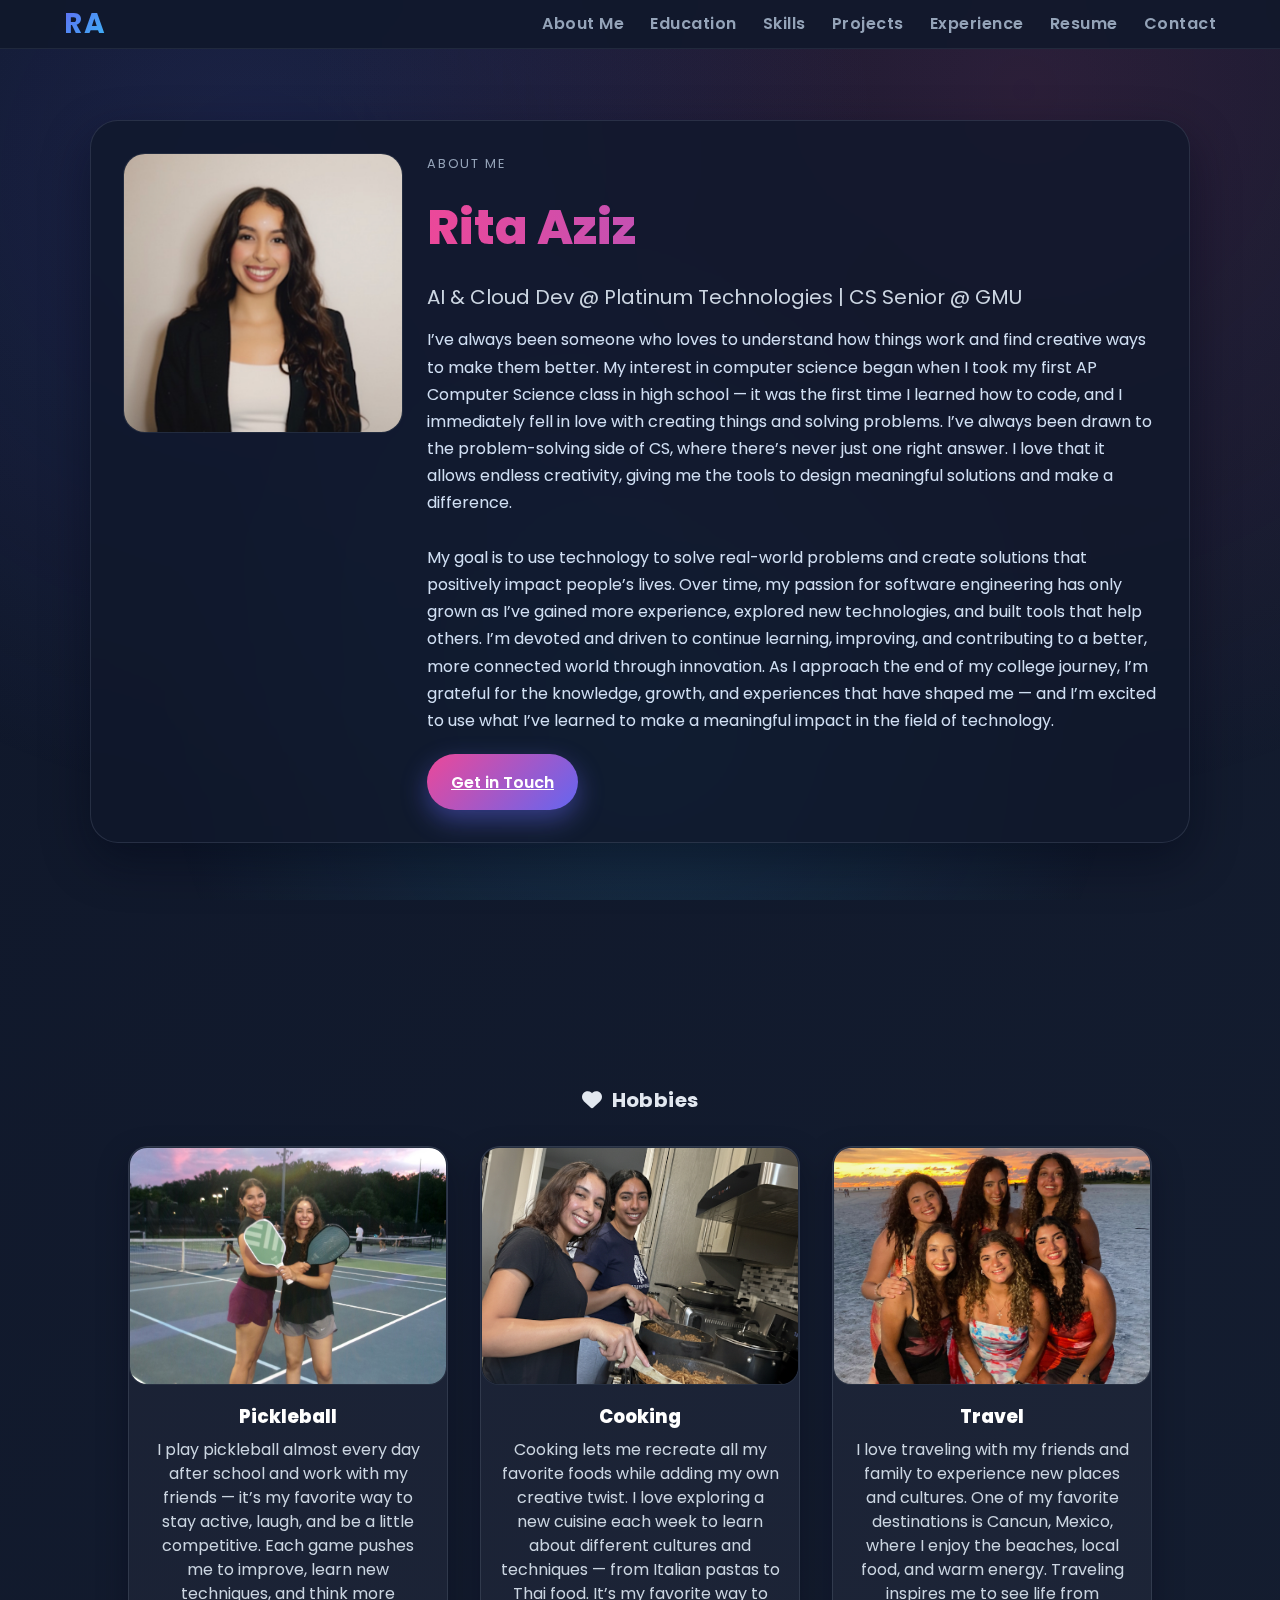
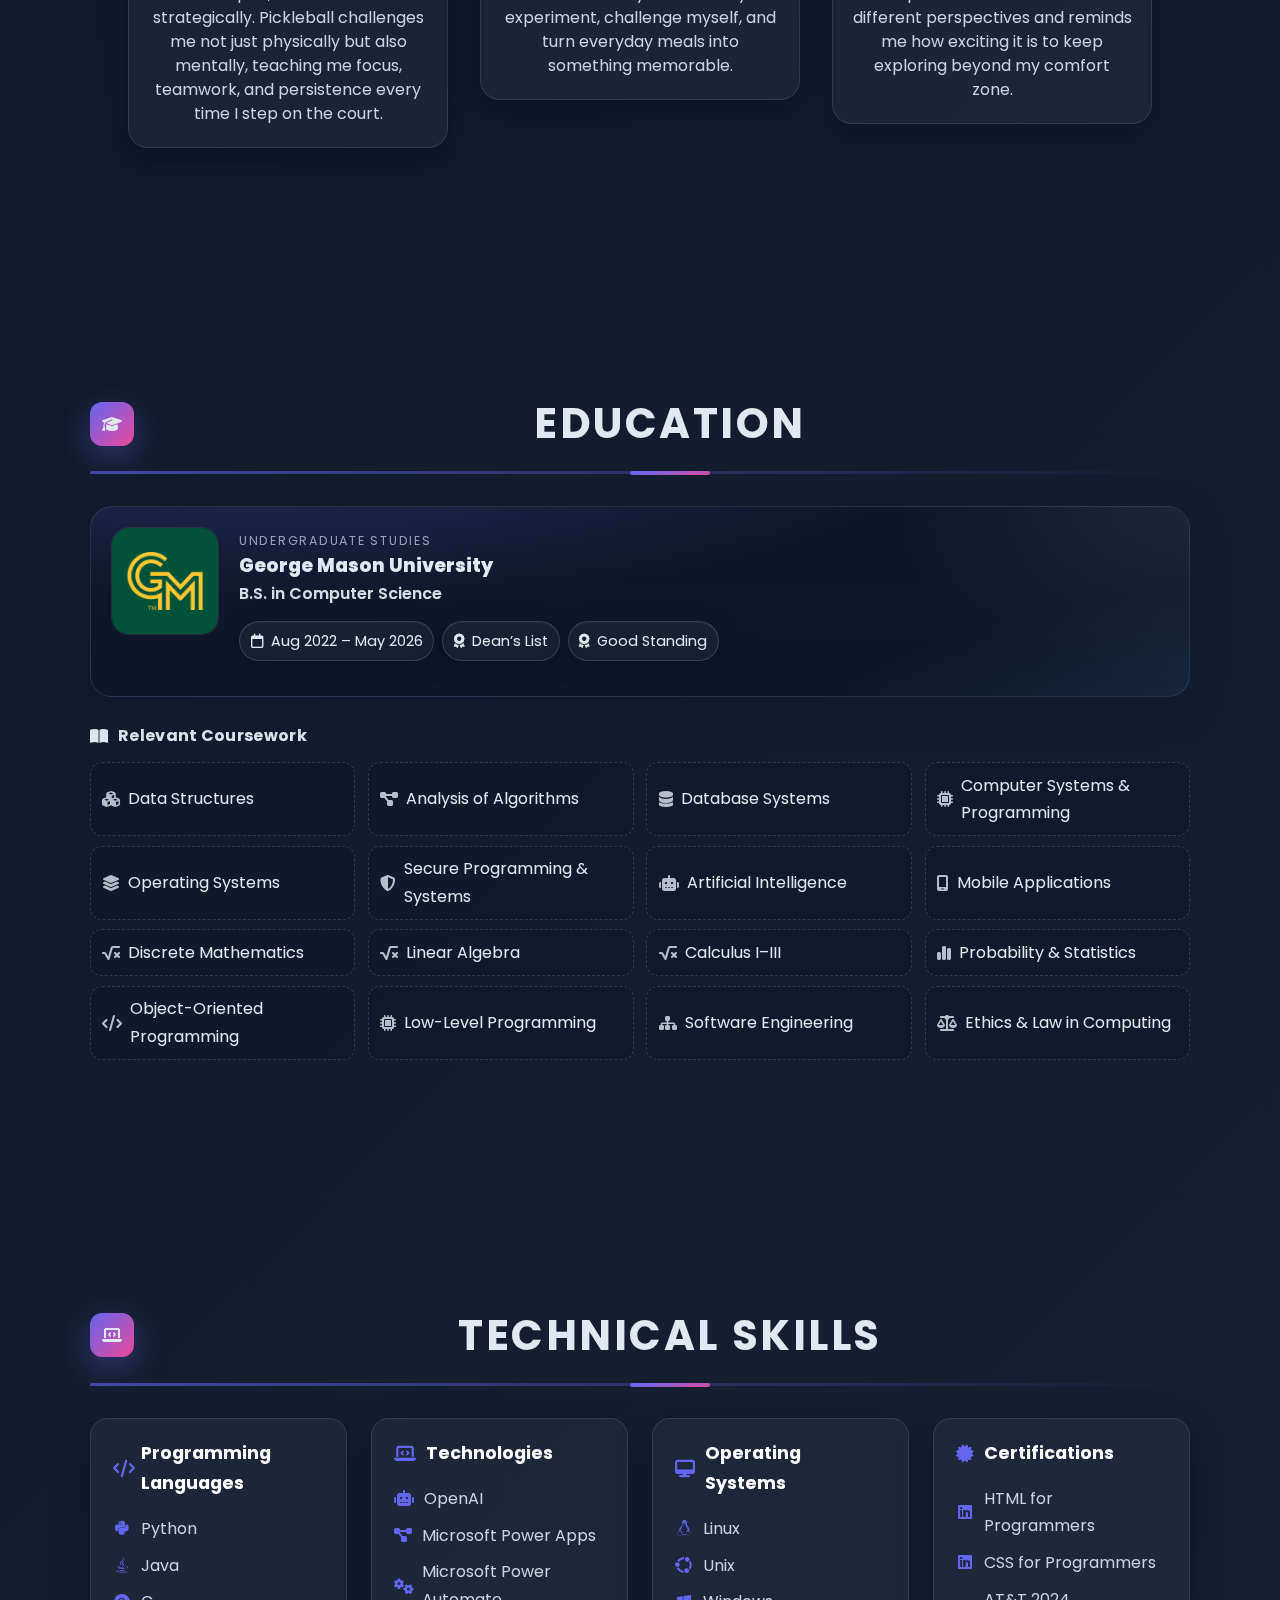
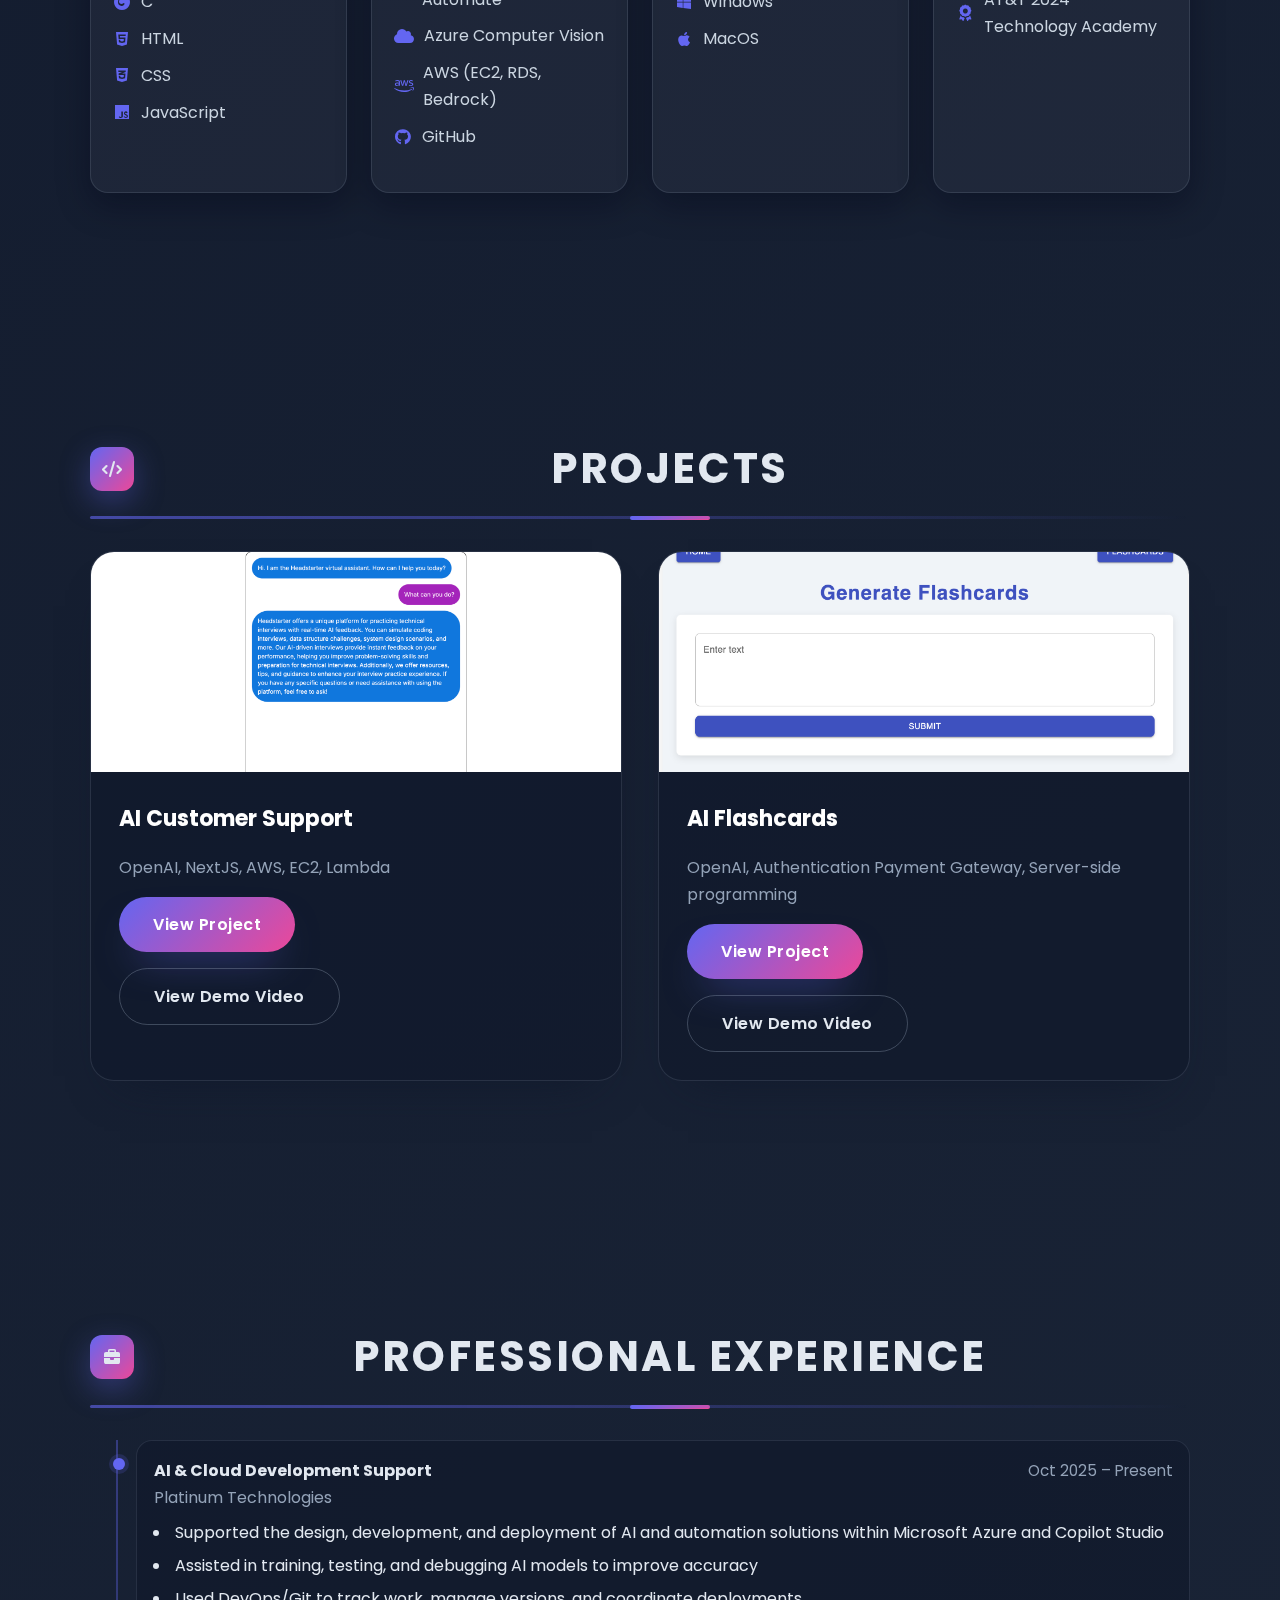
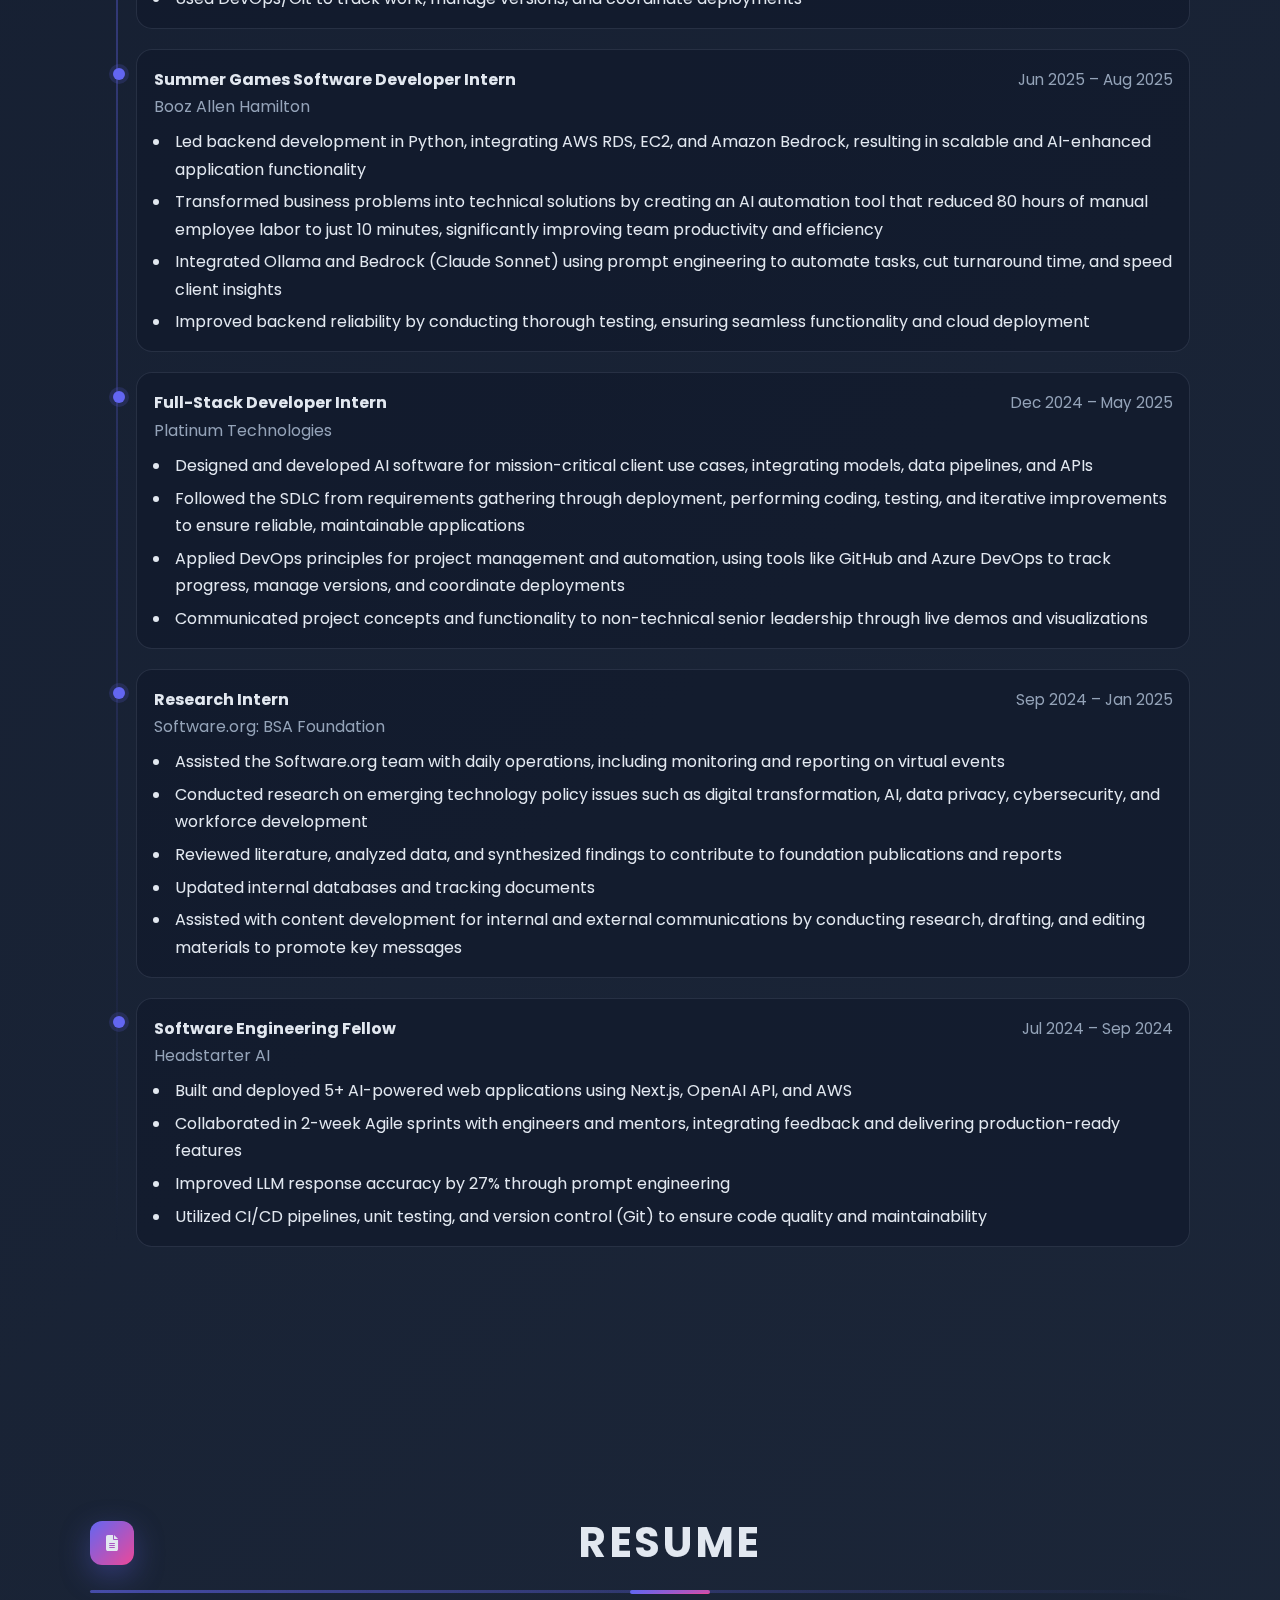
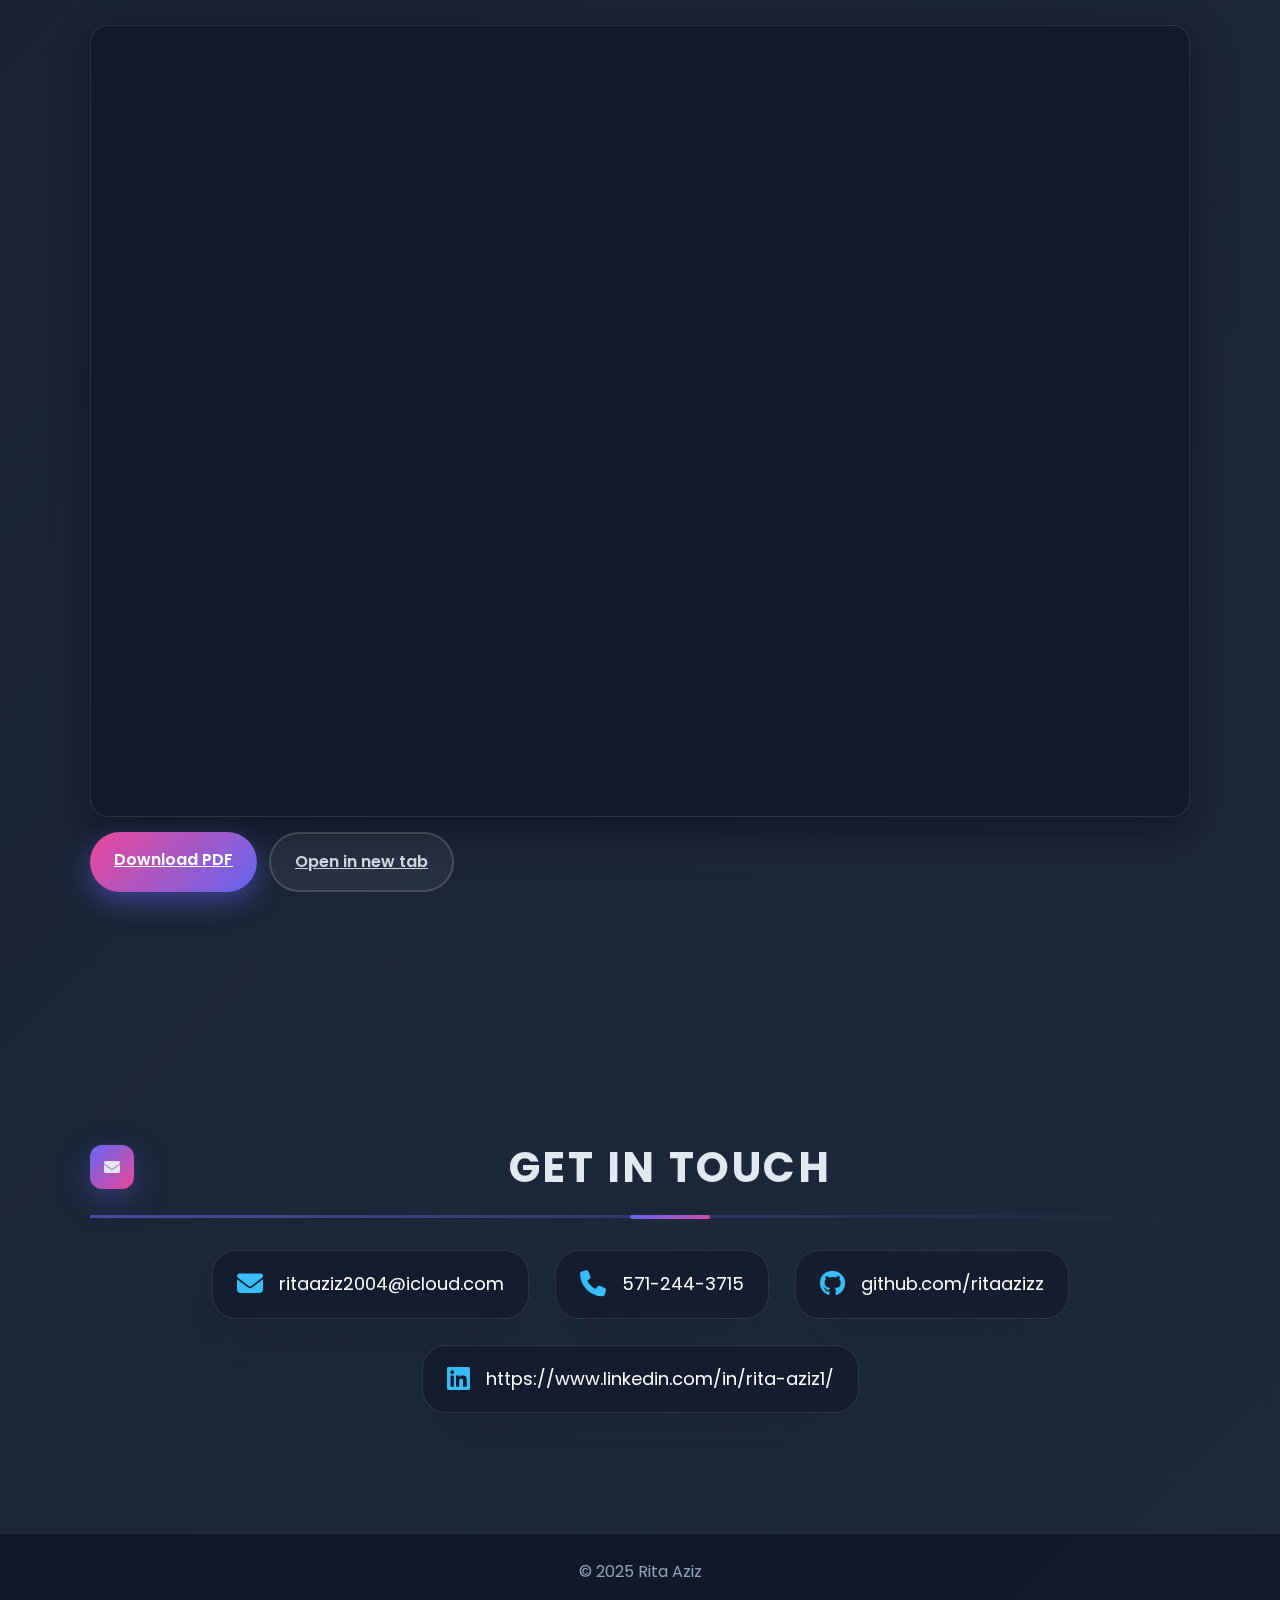
<file: index.html>
<!DOCTYPE HTML>
<html lang="en">
<head>
    <title>Rita Aziz | Software Engineer & CS Student</title>
    <meta charset="utf-8" />
    <meta name="viewport" content="width=device-width, initial-scale=1, user-scalable=no" />
    <link href="https://fonts.googleapis.com/css2?family=Poppins:wght@300;400;600;700&display=swap" rel="stylesheet">
    <link rel="stylesheet" href="https://cdnjs.cloudflare.com/ajax/libs/font-awesome/6.4.0/css/all.min.css">
    <link rel="stylesheet" href="style.css" />
</head>
<body>
    <header>
        <nav class="container">
            <div class="logo">RA</div>
            <ul class="nav-links">
                <li><a href="#aboutme">About Me</a></li>
                <li><a href="#education">Education</a></li>
                <li><a href="#skills">Skills</a></li>
                <li><a href="#projects">Projects</a></li>
                <li><a href="#experience">Experience</a></li>
                <li><a href="#resume">Resume</a></li>
                <li><a href="#contact">Contact</a></li>
            </ul>
        </nav>
    </header>

    <!-- ===== Intro / About Me ===== -->
<section id="aboutme">
  <div class="intro-wrap">

    <!-- ABOUT ME CARD -->
    <article class="about-card">
      <div class="about-photo">
        <img src="images/rita.jpg" alt="Photo of Rita Aziz" />
      </div>

      <div class="about-content">
        <div class="eyebrow">About Me</div>
        <h1 class="about-name">Rita Aziz</h1>
        <p class="about-tagline">
          AI & Cloud Dev @ Platinum Technologies | CS Senior @ GMU
        </p>

        <p class="about-summary">
          I’ve always been someone who loves to understand how things work and find creative ways to make them better. My interest in computer science began when I took my first AP Computer Science class in high school — 
  it was the first time I learned how to code, and I immediately fell in love with creating things and solving problems. 
  I’ve always been drawn to the problem-solving side of CS, where there’s never just one right answer. 
  I love that it allows endless creativity, giving me the tools to design meaningful solutions and make a difference. 
  <br><br>
  My goal is to use technology to solve real-world problems and create solutions that positively impact people’s lives. 
  Over time, my passion for software engineering has only grown as I’ve gained more experience, explored new technologies, 
  and built tools that help others. I’m devoted and driven to continue learning, improving, and contributing to a better, 
  more connected world through innovation. As I approach the end of my college journey, I’m grateful for the knowledge, 
  growth, and experiences that have shaped me — and I’m excited to use what I’ve learned to make a meaningful impact 
  in the field of technology.
        </p>

        <div class="cta-row">
          <a href="#contact" class="btn-primary">Get in Touch</a>
        </div>
      </div>
    </article>
  </div>
</section>

<section id="aboutme">
  <div class="hobbies-wrap">
    <div class="section-subhead"><i class="fa-solid fa-heart"></i> Hobbies</div>

    <ul class="hobby-grid">
      <li class="hobby-card">
        <figure>
          <div class="hobby-media">
            <img src="images/pickleball.jpg" alt="Playing pickleball">
          </div>
          <figcaption>
            <h3>Pickleball</h3>
            <p>I play pickleball almost every day after school and work with my friends — it’s my favorite way to stay active, laugh, and be a little competitive. Each game pushes me to improve, learn new techniques, and think more strategically. Pickleball challenges me not just physically but also mentally, teaching me focus, teamwork, and persistence every time I step on the court.</p>
          </figcaption>
        </figure>
      </li>

      <li class="hobby-card">
        <figure>
          <div class="hobby-media">
            <img src="images/cooking.jpeg" alt="Cooking">
          </div>
          <figcaption>
            <h3>Cooking</h3>
            <p>Cooking lets me recreate all my favorite foods while adding my own creative twist. I love exploring a new cuisine each week to learn about different cultures and techniques — from Italian pastas to Thai food. It’s my favorite way to experiment, challenge myself, and turn everyday meals into something memorable.</p>
          </figcaption>
        </figure>
      </li>

      <li class="hobby-card">
        <figure>
          <div class="hobby-media">
            <img src="images/travel.jpg" alt="Travel">
          </div>
          <figcaption>
            <h3>Travel</h3>
            <p>I love traveling with my friends and family to experience new places and cultures. One of my favorite destinations is Cancun, Mexico, where I enjoy the beaches, local food, and warm energy. Traveling inspires me to see life from different perspectives and reminds me how exciting it is to keep exploring beyond my comfort zone.</p>
          </figcaption>
        </figure>
      </li>
    </ul>
  </div>
</section>



    <section id="education">
  <div class="section-wrap">
    <div class="section-head">
      <div class="icon"><i class="fa-solid fa-graduation-cap"></i></div>
      <h2>Education</h2>
      <div class="rule"></div>
    </div>

    <!-- Clean, cohesive "hero" card -->
    <article class="edu-card">
      <div class="edu-card__logo">
        <img src="images/mason.png" alt="George Mason University" />
      </div>

      <div class="edu-card__body">
        <div class="edu-kicker">Undergraduate Studies</div>
        <h3 class="edu-title">George Mason University</h3>
        <h4 class="edu-degree">B.S. in Computer Science</h4>

        <div class="edu-pills">
          <span class="pill pill--glass"><i class="fa-regular fa-calendar"></i> Aug 2022 – May 2026</span>
          <span class="pill pill--glass"><i class="fa-solid fa-award"></i> Dean’s List</span>
          <span class="pill pill--glass"><i class="fa-solid fa-award"></i> Good Standing</span>
        </div>
      </div>
    </article>

    <!-- Coursework inside the same section -->
    <div class="subhead"><i class="fa-solid fa-book-open"></i> Relevant Coursework</div>

    <div class="course-chip-grid">
      <!-- Keep your classes, just wrapped as chips -->
      <div class="course-chip"><i class="fa-solid fa-cubes"></i> Data Structures</div>
      <div class="course-chip"><i class="fa-solid fa-diagram-project"></i> Analysis of Algorithms</div>
      <div class="course-chip"><i class="fa-solid fa-database"></i> Database Systems</div>
      <div class="course-chip"><i class="fa-solid fa-microchip"></i> Computer Systems & Programming</div>
      <div class="course-chip"><i class="fa-solid fa-layer-group"></i> Operating Systems</div>
      <div class="course-chip"><i class="fa-solid fa-shield-halved"></i> Secure Programming & Systems</div>
      <div class="course-chip"><i class="fa-solid fa-robot"></i> Artificial Intelligence</div>
      <div class="course-chip"><i class="fa-solid fa-mobile-screen"></i> Mobile Applications</div>
      <div class="course-chip"><i class="fa-solid fa-square-root-variable"></i> Discrete Mathematics</div>
      <div class="course-chip"><i class="fa-solid fa-square-root-variable"></i> Linear Algebra</div>
      <div class="course-chip"><i class="fa-solid fa-square-root-variable"></i> Calculus I–III</div>
      <div class="course-chip"><i class="fa-solid fa-chart-simple"></i> Probability & Statistics</div>
      <div class="course-chip"><i class="fa-solid fa-code"></i> Object-Oriented Programming</div>
      <div class="course-chip"><i class="fa-solid fa-microchip"></i> Low-Level Programming</div>
      <div class="course-chip"><i class="fa-solid fa-sitemap"></i> Software Engineering</div>
      <div class="course-chip"><i class="fa-solid fa-scale-balanced"></i> Ethics & Law in Computing</div>
    </div>
      </div>
  </div>
</section>

    <section id="skills">
        <div class="section-wrap">
            <div class="section-head">
                <div class="icon"><i class="fa-solid fa-laptop-code"></i></div>
                <h2>Technical Skills</h2>
                <div class="rule"></div>
            </div>
            <div class="skills-grid">
                <div class="skill-card">
                    <h3><i class="fas fa-code"></i> Programming Languages</h3>
                    <ul class="skill-list">
                        <li><i class="fab fa-python"></i> Python</li>
                        <li><i class="fab fa-java"></i> Java</li>
                        <li><i class="fas fa-copyright"></i> C</li>
                        <li><i class="fab fa-html5"></i> HTML</li>
                        <li><i class="fab fa-css3-alt"></i> CSS</li>
                        <li><i class="fab fa-js"></i> JavaScript</li>
                    </ul>
                </div>
                <div class="skill-card">
                    <h3><i class="fas fa-laptop-code"></i> Technologies</h3>
                    <ul class="skill-list">
                        <li><i class="fa-solid fa-robot"></i> OpenAI</li>
                        <li><i class="fa-solid fa-diagram-project"></i> Microsoft Power Apps</li>
                        <li><i class="fa-solid fa-gears"></i> Microsoft Power Automate</li>
                        <li><i class="fa-solid fa-cloud"></i> Azure Computer Vision</li>
                        <li><i class="fa-brands fa-aws"></i> AWS (EC2, RDS, Bedrock)</li>
                        <li><i class="fa-brands fa-github"></i> GitHub</li>
                    </ul>
                </div>
                <div class="skill-card">
                    <h3><i class="fas fa-desktop"></i> Operating Systems</h3>
                    <ul class="skill-list">
                        <li><i class="fab fa-linux"></i> Linux</li>
                        <li><i class="fab fa-ubuntu"></i> Unix</li>
                        <li><i class="fab fa-windows"></i> Windows</li>
                        <li><i class="fab fa-apple"></i> MacOS</li>
                    </ul>
                </div>
                <div class="skill-card">
                    <h3><i class="fas fa-certificate"></i> Certifications</h3>
                    <ul class="skill-list">
                        <li><i class="fab fa-linkedin"></i> HTML for Programmers</li>
                        <li><i class="fab fa-linkedin"></i> CSS for Programmers</li>
                        <li><i class="fas fa-award"></i> AT&T 2024 Technology Academy</li>
                    </ul>
                </div>
            </div>
        </div>
    </section>

    <section id="projects">
        <div class="section-wrap">
            <div class="section-head">
                <div class="icon"><i class="fa-solid fa-code"></i></div>
                <h2>Projects</h2>
                <div class="rule"></div>
            </div>
            <div class="projects-grid">
                <div class="project-card">
                    <img src="images/customersupp.webp" alt="AI Customer Support">
                    <div class="project-info">
                        <h3>AI Customer Support</h3>
                        <p>OpenAI, NextJS, AWS, EC2, Lambda</p>
                        <a href="https://github.com/ritaazizz/ai_customer_support" class="btn" target="_blank" rel="noopener">View Project</a>
                        <a href="https://www.youtube.com/watch?v=b6nyjD6qVWs" class="btn btn-ghost" target="_blank" rel="noopener">View Demo Video</a>
                    </div>
                </div>
                <div class="project-card">
                    <img src="images/flashcards.png" alt="AI Flashcards">
                    <div class="project-info">
                        <h3>AI Flashcards</h3>
                        <p>OpenAI, Authentication Payment Gateway, Server-side programming</p>
                        <a href="https://github.com/ritaazizz/flashcard_saas" class="btn" target="_blank" rel="noopener">View Project</a>
                        <a href="https://www.youtube.com/watch?v=IvH4fb8El_4" class="btn btn-ghost" target="_blank" rel="noopener">View Demo Video</a>
                    </div>
                </div>
            </div>
        </div>
    </section>

    <section id="experience">
  <div class="section-wrap">
    <div class="section-head">
      <div class="icon"><i class="fa-solid fa-briefcase"></i></div>
      <h2>Professional Experience</h2>
      <div class="rule"></div>
    </div>

    <div class="timeline">
      <!-- Role 1 -->
      <article class="exp-item">
        <div class="exp-top">
          <div>
            <div class="exp-role">AI &amp; Cloud Development Support</div>
            <div class="exp-org">Platinum Technologies</div>
          </div>
          <div class="exp-date">Oct 2025 – Present</div>
        </div>
        <ul class="exp-bullets">
          <li>Supported the design, development, and deployment of AI and automation solutions within Microsoft Azure and Copilot Studio</li>
          <li>Assisted in training, testing, and debugging AI models to improve accuracy</li>
          <li>Used DevOps/Git to track work, manage versions, and coordinate deployments</li>
        </ul>
      </article>

      <!-- Role 2 -->
      <article class="exp-item">
        <div class="exp-top">
          <div>
            <div class="exp-role">Summer Games Software Developer Intern</div>
            <div class="exp-org">Booz Allen Hamilton</div>
          </div>
          <div class="exp-date">Jun 2025 – Aug 2025</div>
        </div>
        <ul class="exp-bullets">
          <li>Led backend development in Python, integrating AWS RDS, EC2, and Amazon Bedrock, resulting in scalable and AI-enhanced application functionality</li>
          <li>Transformed business problems into technical solutions by creating an AI automation tool that reduced 80 hours of manual employee labor to just 10 minutes, significantly improving team productivity and efficiency</li>
          <li>Integrated Ollama and Bedrock (Claude Sonnet) using prompt engineering to automate tasks, cut turnaround time, and speed client insights</li>
          <li>Improved backend reliability by conducting thorough testing, ensuring seamless functionality and cloud deployment</li>
        </ul>
      </article>

        <article class="exp-item">
        <div class="exp-top">
          <div>
            <div class="exp-role">Full-Stack Developer Intern</div>
            <div class="exp-org">Platinum Technologies</div>
          </div>
          <div class="exp-date">Dec 2024 – May 2025</div>
        </div>
        <ul class="exp-bullets">
            <li>Designed and developed AI software for mission-critical client use cases, integrating models, data pipelines, and APIs</li>
            <li>Followed the SDLC from requirements gathering through deployment, performing coding, testing, and iterative improvements to ensure reliable, maintainable applications</li>
            <li>Applied DevOps principles for project management and automation, using tools like GitHub and Azure DevOps to track progress, manage versions, and coordinate deployments</li>
            <li>Communicated project concepts and functionality to non-technical senior leadership through live demos and visualizations</li>
        </ul>
      </article>
        
        <article class="exp-item">
        <div class="exp-top">
          <div>
            <div class="exp-role">Research Intern</div>
            <div class="exp-org">Software.org: BSA Foundation</div>
          </div>
          <div class="exp-date">Sep 2024 – Jan 2025</div>
        </div>
        <ul class="exp-bullets">
            <li>Assisted the Software.org team with daily operations, including monitoring and reporting on virtual events</li>
            <li>Conducted research on emerging technology policy issues such as digital transformation, AI, data privacy, cybersecurity, and workforce development</li>
            <li>Reviewed literature, analyzed data, and synthesized findings to contribute to foundation publications and reports</li>
            <li>Updated internal databases and tracking documents</li>
            <li>Assisted with content development for internal and external communications by conducting research, drafting, and editing materials to promote key messages</li>
        </ul>
      </article>

      <!-- Role 3 -->
      <article class="exp-item">
        <div class="exp-top">
          <div>
            <div class="exp-role">Software Engineering Fellow</div>
            <div class="exp-org">Headstarter AI</div>
          </div>
          <div class="exp-date">Jul 2024 – Sep 2024</div>
        </div>
        <ul class="exp-bullets">
          <li>Built and deployed 5+ AI-powered web applications using Next.js, OpenAI API, and AWS</li>
          <li>Collaborated in 2-week Agile sprints with engineers and mentors, integrating feedback and delivering production-ready features</li>
          <li>Improved LLM response accuracy by 27% through prompt engineering</li>
          <li>Utilized CI/CD pipelines, unit testing, and version control (Git) to ensure code quality and maintainability</li>
        </ul>
      </article>
    </div>
  </div>
</section>

    <section id="resume">
  <div class="section-wrap">
    <div class="section-head">
      <div class="icon"><i class="fa-solid fa-file-lines"></i></div>
      <h2>Resume</h2>
      <div class="rule"></div>
    </div>

    <!-- PDF viewer -->
    <div class="pdf-frame">
      <!-- put your actual path/filename here -->
      <iframe
        src="images/RitaAzizResume.pdf#toolbar=1&navpanes=0&zoom=page-fit"
        title="Rita Aziz — Resume (PDF)"
        loading="lazy"
      ></iframe>
    </div>

    <!-- Fallback link for older browsers / if viewer is blocked -->
    <div class="pdf-fallback">
      <a class="btn-primary" href="images/RitaAzizResume.pdf" download>
        Download PDF
      </a>
      <a class="btn-outline" href="images/RitaAzizResume.pdf" target="_blank" rel="noopener">
        Open in new tab
      </a>
    </div>
  </div>
</section>


    <section id="contact">
        <div class="section-wrap">
            <div class="section-head">
                <div class="icon"><i class="fa-solid fa-envelope"></i></div>
                <h2>Get in Touch</h2>
                <div class="rule"></div>
            </div>
            <div class="contact-info">
                <div class="contact-item">
                    <i class="fas fa-envelope"></i>
                    <a href="mailto:ritaaziz2004@icloud.com">ritaaziz2004@icloud.com</a>
                </div>
                <div class="contact-item">
                    <i class="fas fa-phone"></i>
                    <a href="tel:+15712443715">571-244-3715</a>
                </div>
                <div class="contact-item">
                    <i class="fab fa-github"></i>
                    <a href="https://github.com/ritaazizz">github.com/ritaazizz</a>
                </div>
                <div class="contact-item">
                    <i class="fab fa-linkedin"></i>
                    <a href="https://www.linkedin.com/in/rita-aziz1/">https://www.linkedin.com/in/rita-aziz1/</a>
                </div>
            </div>
        </div>
    </section>

    <footer>
        <div class="container">
            <p>&copy; 2025 Rita Aziz</p>
        </div>
    </footer>
</body>
</html>
</file>
<file: style.css>
:root {
    --primary-color: #6366f1;
    --secondary-color: #ec4899;
    --accent-color: #38bdf8;
    --bg-gradient: linear-gradient(135deg, #0f172a 0%, #1e293b 100%);
    --surface-color: rgba(15, 23, 42, 0.6);
    --surface-strong: rgba(15, 23, 42, 0.85);
    --card-border: rgba(148, 163, 184, 0.18);
    --text-color: #e2e8f0;
    --muted-color: #94a3b8;
}

* {
    margin: 0;
    padding: 0;
    box-sizing: border-box;
}

body {
    font-family: 'Poppins', sans-serif;
    line-height: 1.7;
    color: var(--text-color);
    background: var(--bg-gradient);
    min-height: 100vh;
    position: relative;
    overflow-x: hidden;
}

        body::before {
            content: "";
            position: fixed;
            inset: 0;
            background: radial-gradient(circle at 20% 20%, rgba(99, 102, 241, 0.15), transparent 50%),
                        radial-gradient(circle at 80% 10%, rgba(236, 72, 153, 0.12), transparent 55%),
                        radial-gradient(circle at 50% 80%, rgba(56, 189, 248, 0.15), transparent 50%);
            z-index: -2;
        }

        .container {
            max-width: 1200px;
            margin: 0 auto;
            padding: 0 24px;
        }

        header {
            background: rgba(15, 23, 42, 0.85);
            backdrop-filter: blur(18px);
            border-bottom: 1px solid rgba(148, 163, 184, 0.12);
            position: fixed;
            width: 100%;
            top: 0;
            z-index: 1000;
        }

        nav {
            display: flex;
            justify-content: space-between;
            align-items: center;
            padding: 20px 0;
            gap: 18px;
        }

        .logo {
            font-size: 28px;
            font-weight: 700;
            background: linear-gradient(135deg, var(--primary-color), var(--accent-color));
            -webkit-background-clip: text;
            color: transparent;
            letter-spacing: 2px;
        }

        .nav-links {
            display: flex;
            list-style: none;
            gap: 26px;
        }

        .nav-links li {
            position: relative;
        }

        .nav-links a {
            text-decoration: none;
            color: var(--muted-color);
            font-weight: 600;
            letter-spacing: 0.5px;
            transition: color 0.3s ease;
            padding-bottom: 6px;
        }

        .nav-links li::after {
            content: "";
            position: absolute;
            left: 0;
            bottom: 0;
            height: 2px;
            width: 0;
            background: linear-gradient(90deg, var(--primary-color), var(--secondary-color));
            transition: width 0.3s ease;
        }

        .nav-links a:hover {
            color: #fff;
        }

        .nav-links li:hover::after,
        .nav-links li:focus-within::after {
            width: 100%;
        }

        .hero {
            min-height: 100vh;
            display: flex;
            align-items: center;
            justify-content: center;
            text-align: center;
            position: relative;
            padding: 140px 0 120px;
        }

        .hero::before,
        .hero::after {
            content: "";
            position: absolute;
            border-radius: 999px;
            filter: blur(120px);
            opacity: 0.6;
        }

        .hero::before {
            width: 380px;
            height: 380px;
            background: rgba(99, 102, 241, 0.45);
            top: 12%;
            left: 15%;
        }

        .hero::after {
            width: 420px;
            height: 420px;
            background: rgba(236, 72, 153, 0.35);
            bottom: 10%;
            right: 12%;
        }

        .hero-content {
            position: relative;
            z-index: 1;
            max-width: 720px;
            backdrop-filter: blur(6px);
            padding: 40px 48px;
            border-radius: 32px;
            background: rgba(15, 23, 42, 0.35);
            border: 1px solid rgba(148, 163, 184, 0.14);
            box-shadow: 0 40px 80px -60px rgba(15, 23, 42, 0.9);
        }

        .hero h1 {
            font-size: clamp(44px, 6vw, 72px);
            margin-bottom: 18px;
            line-height: 1.1;
        }

        .hero h1 span {
            background: linear-gradient(135deg, var(--primary-color), var(--secondary-color));
            -webkit-background-clip: text;
            color: transparent;
        }

        .hero p {
            font-size: clamp(18px, 2.6vw, 24px);
            margin-bottom: 32px;
            color: var(--muted-color);
        }

        .hero-actions {
            display: flex;
            justify-content: center;
            flex-wrap: wrap;
            gap: 16px;
        }

        .btn {
            display: inline-flex;
            align-items: center;
            justify-content: center;
            background: linear-gradient(135deg, var(--primary-color), var(--secondary-color));
            color: #fff;
            padding: 14px 34px;
            border-radius: 999px;
            text-decoration: none;
            font-weight: 600;
            letter-spacing: 0.5px;
            transition: transform 0.3s ease, box-shadow 0.3s ease;
            box-shadow: 0 20px 40px -18px rgba(99, 102, 241, 0.55);
        }

        .btn:hover {
            transform: translateY(-4px);
            box-shadow: 0 28px 60px -18px rgba(236, 72, 153, 0.55);
        }

        .btn-ghost {
            background: transparent;
            color: var(--text-color);
            border: 1px solid rgba(148, 163, 184, 0.35);
            box-shadow: none;
        }

        .btn-ghost:hover {
            background: rgba(148, 163, 184, 0.12);
            transform: translateY(-4px);
            box-shadow: none;
        }

        section {
            padding: 120px 0;
            position: relative;
        }

        section::before {
            content: "";
            position: absolute;
            inset: 40px 0;
            background: rgba(148, 163, 184, 0.04);
            border-radius: 32px;
            z-index: -1;
            opacity: 0;
            transition: opacity 0.6s ease;
        }

        section:hover::before {
            opacity: 1;
        }

        h2 {
            font-size: clamp(32px, 4vw, 42px);
            margin-bottom: 50px;
            text-align: center;
            letter-spacing: 1px;
            text-transform: uppercase;
            position: relative;
        }

        h2::after {
            content: "";
            position: absolute;
            bottom: -16px;
            left: 50%;
            transform: translateX(-50%);
            width: 80px;
            height: 4px;
            border-radius: 999px;
            background: linear-gradient(90deg, var(--primary-color), var(--secondary-color));
        }

        .education-item,
        .skill-card,
        .project-card,
        .experience-item,
        .coursework-list li,
        .resume-img,
        .contact-item {
            background: var(--surface-color);
            border-radius: 24px;
            border: 1px solid var(--card-border);
            box-shadow: 0 25px 45px -30px rgba(15, 23, 42, 0.9);
        }

        .education-item {
            padding: 40px;
            margin-bottom: 36px;
            display: flex;
            align-items: center;
            justify-content: center;
            text-align: center;
        }

        .education-item h3 {
            color: #fff;
            margin-bottom: 12px;
        }

        .education-item h4 {
            color: var(--accent-color);
            margin-bottom: 12px;
        }

        .education-item h5 {
            color: var(--muted-color);
        }

        .education-image img {
            max-width: 70%;
            border-radius: 18px;
            border: 1px solid rgba(148, 163, 184, 0.18);
        }

        /* ===== Technical Skills (Equal Boxes) ===== */
.skills-grid {
    display: grid;
    grid-template-columns: repeat(4, 1fr);
    gap: 1.5rem;
    justify-items: center;
    align-items: stretch;
}

/* Each card will have a fixed height and consistent width */
.skill-card {
    width: 100%;
    max-width: 260px;
    height: 375px; /* fixed equal height for all cards */
    background: rgba(255,255,255,.04);
    border: 1px solid rgba(148,163,184,.18);
    border-radius: 18px;
    padding: 1.25rem 1.4rem;
    box-shadow: 0 12px 32px rgba(2,6,23,.38);
    transition: transform .25s ease, box-shadow .25s ease, border-color .25s ease;
    display: flex;
    flex-direction: column;
}

.skill-card:hover {
    transform: translateY(-4px);
    box-shadow: 0 18px 42px rgba(2,6,23,.45);
    border-color: rgba(148,163,184,.28);
}

/* Skill header */
.skill-card h3 {
    margin-bottom: 1rem;
    display: flex;
    align-items: center;
    gap: .6rem;
    font-weight: 700;
    font-size: 1.1rem;
    color: #fff;
}

/* Skill list */
.skill-card ul {
    list-style: none;
    margin: 0;
    padding: 0;
    display: grid;
    gap: .6rem;
}

.skill-card li {
    display: flex;
    align-items: center;
    gap: .6rem;
    color: #cbd5e1;
}

.skill-card i {
    color: var(--primary-color, #6366f1);
    min-width: 18px;
    text-align: center;
}

/* Responsive design */
@media (max-width: 1100px) {
    .skills-grid {
        grid-template-columns: repeat(2, 1fr);
    }
}

@media (max-width: 650px) {
    .skills-grid {
        grid-template-columns: 1fr;
    }
    .skill-card {
        max-width: 320px;
        height: auto; /* let it resize naturally on mobile */
    }
}


        .projects-grid {
            display: grid;
            grid-template-columns: repeat(auto-fit, minmax(320px, 1fr));
            gap: 36px;
        }

        .project-card {
            overflow: hidden;
            display: flex;
            flex-direction: column;
            transition: transform 0.3s ease, border-color 0.3s ease;
        }

        .project-card:hover {
            transform: translateY(-10px);
            border-color: rgba(236, 72, 153, 0.35);
        }

        .project-card img {
            width: 100%;
            height: 220px;
            object-fit: cover;
            filter: saturate(1.1);
        }

        .project-info {
            padding: 28px;
            display: flex;
            flex-direction: column;
            gap: 16px;
            text-align: left;
        }

        .project-info h3 {
            color: #fff;
            font-size: 22px;
        }

        .project-info p {
            color: var(--muted-color);
        }

        .project-info .btn {
            align-self: flex-start;
        }

        .experience-item {
            padding: 36px;
        }

        .experience-item h3 {
            color: #fff;
            margin-bottom: 10px;
        }

        .experience-item h4 {
            color: var(--accent-color);
            margin-bottom: 12px;
        }

        .experience-item p {
            color: var(--muted-color);
            margin-bottom: 18px;
        }

        .experience-item ul {
            list-style: none;
            display: grid;
            gap: 12px;
            color: var(--muted-color);
        }

        .coursework-list {
            display: grid;
            grid-template-columns: repeat(auto-fit, minmax(220px, 1fr));
            gap: 24px;
            list-style: none;
        }

        .coursework-list li {
            padding: 22px;
            color: var(--muted-color);
            font-weight: 500;
        }

        .resume-section {
            text-align: center;
        }

        .resume-container {
            display: flex;
            flex-direction: column;
            align-items: center;
            gap: 22px;
        }

        .resume-img {
            max-width: 60%;
            height: auto;
            display: block;
        }

        #contact {
            background: transparent;
        }

        .contact-info {
            display: flex;
            flex-wrap: wrap;
            justify-content: center;
            gap: 26px;
        }

        .contact-item {
            display: flex;
            align-items: center;
            gap: 16px;
            padding: 18px 24px;
            font-size: 18px;
        }

        .contact-item i {
            font-size: 26px;
            color: var(--accent-color);
        }

        .contact-item a {
            color: #fff;
            text-decoration: none;
            transition: color 0.3s ease;
        }

        .contact-item a:hover {
            color: var(--secondary-color);
        }

        .social-links {
            margin-top: 36px;
            text-align: center;
        }

        .social-links a {
            color: var(--accent-color);
            font-size: 30px;
            margin: 0 15px;
            transition: transform 0.3s ease, color 0.3s ease;
        }

        .social-links a:hover {
            color: var(--secondary-color);
            transform: translateY(-6px);
        }

        footer {
            background: rgba(15, 23, 42, 0.9);
            color: var(--muted-color);
            text-align: center;
            padding: 24px 0;
            border-top: 1px solid rgba(148, 163, 184, 0.12);
        }

        @media (max-width: 960px) {
    .nav-links {
        flex-wrap: wrap;
        justify-content: center;
    }

    .hero-content {
        padding: 32px;
    }
}

@media (max-width: 768px) {
    nav {
        flex-direction: column;
    }

    .education-item {
        padding: 28px;
    }

    .hero::before,
    .hero::after {
        display: none;
    }

    .hero-content {
        padding: 28px 24px;
    }

    .resume-img {
        max-width: 90%;
    }
}

@media (prefers-reduced-motion: reduce) {
    *, *::before, *::after {
        animation-duration: 0.01ms !important;
        animation-iteration-count: 1 !important;
        transition-duration: 0.01ms !important;
        scroll-behavior: auto !important;
    }
}

        .section-wrap {
    width: min(1100px, 92vw);
    margin-inline: auto;
}

/* Section header with line + icon */
.section-head {
    display: grid;
    grid-template-columns: auto 1fr;
    align-items: center;
    gap: .75rem 1rem;
    margin-bottom: 2rem;
}

.section-head .icon {
    width: 44px;
    height: 44px; 
    display: grid;
    place-items: center;
    border-radius: 12px;
    background: linear-gradient(135deg, var(--primary-color), var(--secondary-color));
    box-shadow: 0 10px 30px rgba(99,102,241,.35);
}

.section-head h2 {
    margin: 0;
    letter-spacing: .06em;
}

.section-head .rule {
    grid-column: 1 / -1;
    height: 3px;
    border-radius: 999px;
    background: linear-gradient(90deg, var(--primary-color), transparent);
    opacity: .6;
}

/* --- Education (cards) --- */
.edu-grid {
  display: grid;
  gap: 1.25rem;
  grid-template-columns: repeat(auto-fit, minmax(260px, 1fr));
}
.edu-card {
  display: grid;
  grid-template-columns: 72px 1fr;
  gap: 1rem;
  padding: 1.1rem;
  border-radius: 16px;
  background: var(--surface-color);
  border: 1px solid rgba(148,163,184,.16);
  box-shadow: 0 12px 30px rgba(15,23,42,.25);
  transition: transform .25s ease, box-shadow .25s ease, border-color .25s ease;
}
.edu-card:hover {
  transform: translateY(-4px);
  box-shadow: 0 18px 42px rgba(15,23,42,.35);
  border-color: rgba(148,163,184,.28);
}
.edu-logo {
  width: 72px; height: 72px;
  border-radius: 12px;
  overflow: hidden;
  background: rgba(15,23,42,.6);
  display: grid; place-items: center;
  border: 1px solid rgba(148,163,184,.18);
}
.edu-logo img { width: 100%; height: 100%; object-fit: cover; }
.edu-meta h3 { margin-bottom: .25rem; font-weight: 700; }
.edu-meta h4 { margin-bottom: .2rem; font-weight: 600; opacity:.9; }
.edu-meta h5 { margin: .2rem 0 .6rem; color: var(--muted-color); font-weight: 500; }
.badges {
  display: flex; flex-wrap: wrap; gap: .5rem;
}
.badge {
  padding: .35rem .6rem;
  font-size: .8rem;
  border-radius: 999px;
  border: 1px solid rgba(148,163,184,.22);
  background: rgba(56,189,248,.08);
}

/* --- Coursework (chips grid) --- */
.course-chip-grid {
  display: grid;
  grid-template-columns: repeat(auto-fit, minmax(220px, 1fr));
  gap: .6rem .8rem;
}
.course-chip {
  display: inline-flex; align-items: center; gap: .5rem;
  padding: .55rem .7rem;
  border-radius: 12px;
  background: var(--surface-color);
  border: 1px dashed rgba(148,163,184,.25);
  transition: border-color .25s ease, transform .2s ease;
}
.course-chip i { opacity: .8; }
.course-chip:hover { border-color: rgba(148,163,184,.45); transform: translateY(-2px); }

/* --- Experience (timeline cards) --- */
.timeline {
  position: relative;
  margin-left: 1.35rem;
  padding-left: 1.5rem;
}
.timeline::before {
  content: "";
  position: absolute;
  left: 0.25rem; top: 0; bottom: 0;
  width: 2px;
  background: linear-gradient(180deg, rgba(99,102,241,.4), transparent);
}
.exp-item {
  position: relative;
  margin-bottom: 1.25rem;
  padding: 1rem 1rem 1rem 1.1rem;
  border-radius: 16px;
  background: var(--surface-color);
  border: 1px solid rgba(148,163,184,.16);
  transition: transform .25s ease, border-color .25s ease, box-shadow .25s ease;
}
.exp-item:hover {
  transform: translateY(-3px);
  border-color: rgba(148,163,184,.28);
  box-shadow: 0 14px 36px rgba(15,23,42,.35);
}
.exp-item::before {
  content: "";
  position: absolute; left: -1.45rem; top: 1.1rem;
  width: 12px; height: 12px; border-radius: 50%;
  background: var(--primary-color);
  box-shadow: 0 0 0 4px rgba(99,102,241,.18);
}
.exp-top {
  display: grid; gap: .3rem;
  grid-template-columns: 1fr auto;
  align-items: baseline;
  margin-bottom: .35rem;
}
.exp-role { font-weight: 700; }
.exp-org { color: var(--muted-color); }
.exp-date { color: var(--muted-color); font-size: .95rem; }
.exp-bullets {
  margin: .5rem 0 0 1.05rem;
  display: grid; gap: .35rem;
  list-style: disc;
}
.exp-bullets li { padding-left: .25rem; }

/* ==== Education + Coursework (combined) ==== */
.edu-hero {
  display: grid;
  grid-template-columns: 120px 1fr;
  gap: 1.25rem;
  padding: 1.25rem;
  border-radius: 20px;
  position: relative;
  background:
    radial-gradient(1200px 240px at 20% -20%, rgba(99,102,241,.25), transparent 60%),
    radial-gradient(1200px 240px at 120% 120%, rgba(56,189,248,.18), transparent 60%),
    var(--surface-color);
  border: 1px solid rgba(148,163,184,.18);
  box-shadow: 0 14px 36px rgba(15,23,42,.35);
  overflow: hidden;
}

.edu-hero::after {
  /* subtle sheen sweep */
  content:"";
  position:absolute; inset:0;
  background: linear-gradient(120deg, transparent, rgba(255,255,255,.06), transparent);
  transform: translateX(-100%);
  animation: sheen 6s linear infinite;
  pointer-events:none;
}
@keyframes sheen { 0%{transform:translateX(-100%);} 50%{transform:translateX(0%);} 100%{transform:translateX(120%);} }

.edu-hero__brand {
  width: 120px; height: 120px;
  border-radius: 16px;
  overflow: hidden;
  background: rgba(15,23,42,.6);
  display: grid; place-items: center;
  border: 1px solid rgba(148,163,184,.22);
}
.edu-hero__brand img { width: 100%; height: 100%; object-fit: cover; }

.edu-hero__body .kicker {
  font-size: .85rem;
  letter-spacing: .12em;
  text-transform: uppercase;
  color: var(--muted-color);
  margin-bottom: .25rem;
}
.edu-title { margin: 0 0 .2rem; font-weight: 800; }
.edu-degree { margin: 0 0 .8rem; font-weight: 600; opacity: .95; }

.pill-row {
  display: flex; flex-wrap: wrap; gap: .5rem;
  margin-bottom: .85rem;
}
.pill {
  display: inline-flex; align-items: center; gap: .4rem;
  padding: .4rem .6rem;
  font-size: .85rem;
  border-radius: 999px;
  border: 1px solid rgba(148,163,184,.25);
  background: rgba(99,102,241,.08);
}

.edu-highlights {
  margin: .25rem 0 0 0;
  padding: 0;
  list-style: none;
  display: grid; gap: .4rem;
}
.edu-highlights li {
  display: flex; gap: .6rem; align-items: flex-start;
}
.edu-highlights i { margin-top: .15rem; opacity: .9; }

/* Subheader within the section */
.subhead {
  margin: 1.6rem 0 .8rem;
  font-weight: 700;
  display: inline-flex; gap: .6rem; align-items: center;
  letter-spacing: .02em;
}

/* Collapsible groups for coursework */
.course-group {
  border: 1px solid rgba(148,163,184,.18);
  border-radius: 16px;
  background: var(--surface-color);
  box-shadow: 0 10px 26px rgba(15,23,42,.28);
  margin-bottom: .8rem;
  overflow: hidden;
}
.course-group > summary {
  cursor: pointer;
  padding: .9rem 1rem;
  font-weight: 600;
  display: flex; align-items: center; gap: .6rem;
  list-style: none;
}
.course-group[open] > summary { border-bottom: 1px dashed rgba(148,163,184,.25); }

.course-group > summary::-webkit-details-marker { display: none; }
.course-group > summary span { display: inline-flex; gap: .6rem; align-items: center; }

.course-group .course-chip-grid {
  padding: .9rem 1rem 1rem;
}

/* Responsive tweak */
@media (max-width: 640px) {
  .edu-hero {
    grid-template-columns: 1fr;
  }
  .edu-hero__brand {
    width: 88px; height: 88px;
  }
}

/* ===== Education Card (refined) ===== */
.edu-card {
  position: relative;
  display: grid;
  grid-template-columns: 108px 1fr;
  gap: 1.25rem;
  padding: 1.25rem;
  border-radius: 22px;
  border: 1px solid rgba(148,163,184,.18);
  background:
    radial-gradient(1100px 220px at 15% -20%, rgba(99,102,241,.20), transparent 60%),
    radial-gradient(1000px 260px at 120% 120%, rgba(56,189,248,.16), transparent 60%),
    linear-gradient(180deg, rgba(15,23,42,.85), rgba(15,23,42,.92));
  box-shadow: 0 14px 36px rgba(15,23,42,.35);
  overflow: hidden;
}

/* subtle top-right glow */
.edu-card::before {
  content: "";
  position: absolute; inset: 0;
  background: radial-gradient(500px 300px at 100% 0%, rgba(255,255,255,.06), transparent 60%);
  pointer-events: none;
}

/* logo */
.edu-card__logo {
  width: 108px; height: 108px;
  border-radius: 18px;
  overflow: hidden;
  background: rgba(2,6,23,.6);
  border: 1px solid rgba(148,163,184,.22);
  display: grid; place-items: center;
}
.edu-card__logo img { width: 100%; height: 100%; object-fit: cover; }

/* text block */
.edu-card__body { padding-top: .15rem; }
.edu-kicker {
  font-size: .78rem;
  letter-spacing: .14em;
  text-transform: uppercase;
  color: var(--muted-color);
  margin-bottom: .25rem;
}
.edu-title {
  margin: 0;
  font-weight: 800;
  line-height: 1.15;
}
.edu-degree {
  margin: .2rem 0 .85rem;
  font-weight: 600;
  opacity: .95;
}

/* pills */
.edu-pills {
  display: flex; flex-wrap: wrap; gap: .5rem;
  margin-bottom: .9rem;
}
.pill {
  display: inline-flex; align-items: center; gap: .45rem;
  padding: .44rem .66rem;
  border-radius: 999px;
  font-size: .9rem;
  white-space: nowrap;
}
.pill--glass {
  background: rgba(255,255,255,.04);
  border: 1px solid rgba(148,163,184,.25);
  box-shadow: inset 0 1px 0 rgba(255,255,255,.05), 0 8px 22px rgba(2,6,23,.28);
}

/* bullets */
.edu-features {
  margin: 0;
  padding: 0;
  list-style: none;
  display: grid;
  gap: .35rem;
}
.edu-features li {
  display: grid;
  grid-template-columns: 22px 1fr;
  align-items: start;
}
.edu-features i {
  margin-top: .15rem;
  opacity: .9;
}

/* responsive */
@media (min-width: 900px) {
  .edu-features { grid-template-columns: 1fr 1fr; }
  .edu-features li { grid-template-columns: 22px calc(100% - 22px); }
}
@media (max-width: 640px) {
  .edu-card { grid-template-columns: 1fr; }
  .edu-card__logo { width: 88px; height: 88px; }
}

/* ===== Intro Layout ===== */
#intro {
  position: relative;
  padding: clamp(2rem, 6vw, 5rem) 0 2rem;
  background:
    radial-gradient(1200px 260px at 15% 0%, rgba(99,102,241,.25), transparent 60%),
    radial-gradient(1200px 300px at 90% 100%, rgba(236,72,153,.18), transparent 60%);
}

/* container */
.intro-wrap {
  width: min(1100px, 92vw);
  margin: 0 auto;
  display: grid;
  gap: 1.5rem;
}

/* ===== About card ===== */
.about-card {
  display: grid;
  grid-template-columns: 280px 1fr;
  gap: 1.5rem;
  padding: clamp(1.25rem, 3vw, 2rem);
  border-radius: 28px;
  background: rgba(15,23,42,.78);
  border: 1px solid rgba(148,163,184,.18);
  backdrop-filter: blur(14px);
  box-shadow: 0 18px 48px rgba(2,6,23,.45);
}

.about-photo {
  aspect-ratio: 1 / 1;
  border-radius: 22px;
  overflow: hidden;
  border: 1px solid rgba(148,163,184,.2);
  background: rgba(2,6,23,.6);
}
.about-photo img {
  width: 100%;
  height: 100%;
  object-fit: cover;
  object-position: center;
}

.about-content { display: grid; align-content: start; gap: .75rem; }
.eyebrow {
  text-transform: uppercase;
  letter-spacing: .14em;
  font-size: .8rem;
  color: var(--muted-color, #94a3b8);
}
.about-name {
  margin: 0;
  font-weight: 800;
  font-size: clamp(2rem, 5vw, 3rem);
  background: linear-gradient(90deg, #ec4899, #6366f1, #8b5cf6);
  -webkit-background-clip: text;
  -webkit-text-fill-color: transparent;
  background-size: 200%;
  animation: nameShimmer 8s linear infinite;
}
@keyframes nameShimmer {
  0%{ background-position: 0% 50%; }
  100%{ background-position: 100% 50%; }
}
.about-tagline {
  margin: 0;
  color: #cbd5e1;
  font-size: clamp(1rem, 2.2vw, 1.25rem);
}
.about-summary { color: #dbeafe; opacity: .95; }

.chip-row {
  display: flex; flex-wrap: wrap;
  gap: .5rem .6rem;
  padding: 0; margin: .25rem 0 0; list-style: none;
}
.chip {
  display: inline-flex; align-items: center; gap: .45rem;
  padding: .42rem .64rem;
  border-radius: 999px;
  border: 1px solid rgba(148,163,184,.25);
  background: rgba(255,255,255,.04);
  font-size: .95rem;
}

.cta-row { display: flex; gap: .8rem; margin-top: .5rem; }
.btn-primary, .btn-outline {
  display: inline-block; padding: .9rem 1.5rem; border-radius: 999px;
  font-weight: 600; transition: transform .25s ease, box-shadow .25s ease, background .25s ease;
}
.btn-primary {
  background: linear-gradient(135deg, #ec4899, #6366f1);
  color: #fff; box-shadow: 0 10px 26px rgba(99,102,241,.45);
}
.btn-primary:hover { transform: translateY(-3px); box-shadow: 0 14px 34px rgba(99,102,241,.6); }
.btn-outline {
  color: #cbd5e1; background: rgba(255,255,255,.05);
  border: 2px solid rgba(255,255,255,.15);
}
.btn-outline:hover { transform: translateY(-3px); border-color: rgba(255,255,255,.35); }

/* ===== Hobbies band ===== */
.hobby-band {
  display: grid;
  grid-template-columns: minmax(240px, 40%) 1fr;
  gap: 1.25rem;
  padding: clamp(1rem, 3vw, 1.5rem);
  border-radius: 24px;
  background:
    radial-gradient(900px 180px at 0% 0%, rgba(99,102,241,.18), transparent 60%),
    rgba(15,23,42,.72);
  border: 1px solid rgba(148,163,184,.16);
  box-shadow: 0 14px 40px rgba(2,6,23,.4);
}

.hobby-media {
  border-radius: 18px; overflow: hidden;
  border: 1px solid rgba(148,163,184,.2);
  background: rgba(2,6,23,.6);
  aspect-ratio: 4 / 3;
}
.hobby-media img {
  width: 100%; height: 100%;
  object-fit: cover; object-position: center;
}

.hobby-content { display: grid; align-content: start; gap: .5rem; }
.hobby-title { margin: 0; font-weight: 800; }
.hobby-icons {
  display: flex; flex-wrap: wrap; gap: .5rem .75rem;
  list-style: none; margin: .5rem 0 0; padding: 0;
}
.hobby-icons li { display: inline-flex; gap: .4rem; align-items: center; opacity: .95; }

/* ===== Responsive ===== */
@media (max-width: 900px) {
  .about-card { grid-template-columns: 1fr; }
  .about-photo { max-width: 340px; margin: 0 auto; width: 100%; }
  .hobby-band { grid-template-columns: 1fr; }
}

/* --- Hobbies Section (Centered 3) --- */
#hobbies {
  margin-top: 2rem;
  padding: clamp(1.5rem, 4vw, 2.5rem) 0;
  background:
    radial-gradient(800px 160px at 0% 0%, rgba(99,102,241,.15), transparent 60%),
    rgba(15,23,42,.75);
  border-radius: 24px;
  box-shadow: 0 12px 36px rgba(2,6,23,.4);
}

.hobbies-wrap {
  width: min(1100px, 92vw);
  margin: 0 auto;
  text-align: center;
}

.section-subhead {
  display: inline-flex;
  align-items: center;
  gap: .6rem;
  font-weight: 700;
  letter-spacing: .02em;
  color: #e2e8f0;
  font-size: 1.25rem;
  margin-bottom: 1.8rem;
}

/* Center grid of 3 */
.hobby-grid {
  list-style: none;
  margin: 0 auto;
  padding: 0;
  display: flex;
  justify-content: center;
  flex-wrap: wrap;
  gap: 2rem;
}

/* Larger cards */
.hobby-card figure {
  width: 100%;
  max-width: 320px; /* was 250px */
  background: rgba(255,255,255,.04);
  border: 1px solid rgba(148,163,184,.18);
  border-radius: 20px;
  overflow: hidden;
  box-shadow: 0 12px 30px rgba(2,6,23,.35);
  transition: transform .25s ease, box-shadow .25s ease, border-color .25s ease;
}

.hobby-card:hover figure {
  transform: translateY(-4px);
  box-shadow: 0 18px 44px rgba(2,6,23,.45);
  border-color: rgba(148,163,184,.28);
}

/* Bigger images */
.hobby-media {
  aspect-ratio: 4 / 3;
  overflow: hidden;
  background: rgba(2,6,23,.6);
}
.hobby-media img {
  width: 100%;
  height: 100%;
  object-fit: cover;
  object-position: center;
  transition: transform .35s ease;
}
.hobby-card:hover .hobby-media img {
  transform: scale(1.06);
}

/* Captions */
figcaption {
  padding: 1rem 1.2rem 1.3rem;
}
figcaption h3 {
  margin: 0 0 .35rem;
  font-weight: 800;
  font-size: 1.15rem;
  color: #fff;
}
figcaption p {
  margin: 0;
  color: #cbd5e1;
  font-size: 1rem;
  line-height: 1.5;
}

/* Responsive */
@media (max-width: 1020px) {
  .hobby-grid {
    gap: 1.5rem;
  }
  .hobby-card figure {
    max-width: 280px;
  }
}
@media (max-width: 700px) {
  .hobby-grid {
    flex-direction: column;
    align-items: center;
  }
  .hobby-card figure {
    max-width: 360px;
  }
}

/* Embedded PDF viewer */
.pdf-frame {
  border-radius: 18px;
  overflow: hidden;
  border: 1px solid rgba(148,163,184,.18);
  background: rgba(15,23,42,.8);
  box-shadow: 0 14px 40px rgba(2,6,23,.45);
  height: min(88vh, 1000px); /* tall, but capped */
}

.pdf-frame iframe {
  width: 100%;
  height: 100%;
  border: 0;
}

.pdf-fallback {
  display: flex;
  gap: .75rem;
  margin-top: .9rem;
}

/* Optional: tighter height on small screens */
@media (max-width: 700px) {
  .pdf-frame { height: 75vh; }
}
</file>
